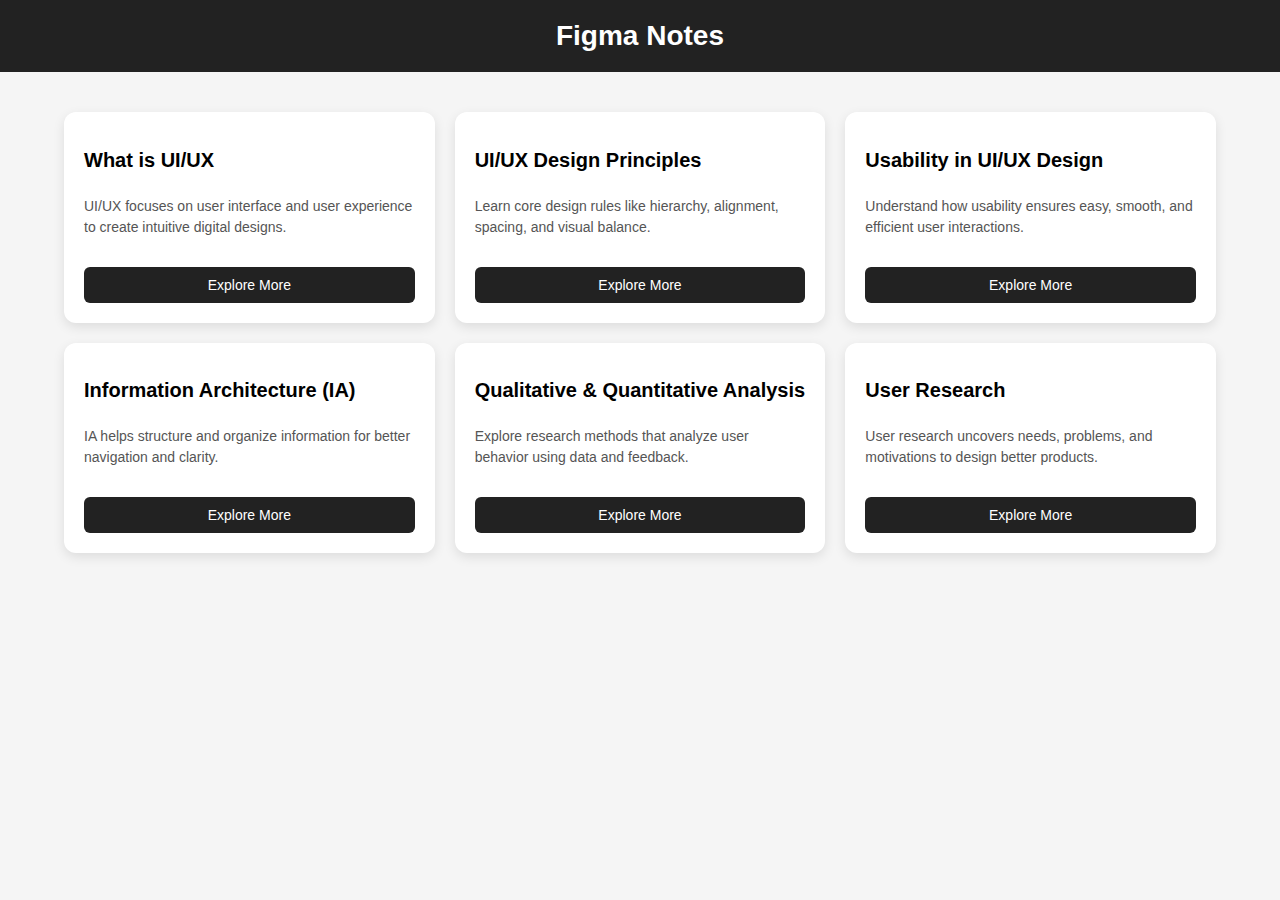
<file: index.html>
<!DOCTYPE html>
<html lang="en">
<head>
  <meta charset="UTF-8" />
  <meta name="viewport" content="width=device-width, initial-scale=1.0" />
  <title>Figma Notes</title>
  <style>
    body {
      margin: 0;
      font-family: Arial, sans-serif;
      background: #f5f5f5;
    }

    header {
      background: #222;
      color: white;
      padding: 20px;
      text-align: center;
      font-size: 28px;
      font-weight: bold;
    }

    .container {
      width: 90%;
      max-width: 1200px;
      margin: auto;
      display: grid;
      grid-template-columns: repeat(auto-fit, minmax(280px, 1fr));
      gap: 20px;
      padding: 40px 0;
    }

    .card {
      background: white;
      padding: 20px;
      border-radius: 12px;
      box-shadow: 0 4px 12px rgba(0,0,0,0.1);
      display: flex;
      flex-direction: column;
      justify-content: space-between;
    }

    .card h2 {
      font-size: 20px;
      margin-bottom: 10px;
    }

    .card p {
      font-size: 14px;
      color: #555;
      line-height: 1.5;
    }

    .btn {
      margin-top: 15px;
      padding: 10px 15px;
      background: #222;
      color: white;
      text-align: center;
      border-radius: 6px;
      text-decoration: none;
      font-size: 14px;
      transition: 0.3s;
    }

    .btn:hover {
      background: #05640d;
    }
    
    @media (max-width: 480px) {
      header {
        font-size: 22px;
        padding: 15px;
      }
      .card h2 {
        font-size: 18px;
      }
    }
  </style>
</head>
<body>
  <header>Figma Notes</header>

  <div class="container">

    <div class="card">
      <h2>What is UI/UX</h2>
      <p>UI/UX focuses on user interface and user experience to create intuitive digital designs.</p>
      <a href="uiux.html" class="btn">Explore More</a>
    </div>

    <div class="card">
      <h2>UI/UX Design Principles</h2>
      <p>Learn core design rules like hierarchy, alignment, spacing, and visual balance.</p>
      <a href="principles.html" class="btn">Explore More</a>
    </div>

    <div class="card">
      <h2>Usability in UI/UX Design</h2>
      <p>Understand how usability ensures easy, smooth, and efficient user interactions.</p>
      <a href="usability.html" class="btn">Explore More</a>
    </div>

    <div class="card">
      <h2>Information Architecture (IA)</h2>
      <p>IA helps structure and organize information for better navigation and clarity.</p>
      <a href="#" class="btn">Explore More</a>
    </div>

    <div class="card">
      <h2>Qualitative & Quantitative Analysis</h2>
      <p>Explore research methods that analyze user behavior using data and feedback.</p>
      <a href="#" class="btn">Explore More</a>
    </div>

    <div class="card">
      <h2>User Research</h2>
      <p>User research uncovers needs, problems, and motivations to design better products.</p>
      <a href="#" class="btn">Explore More</a>
    </div>



  </div>
</body>
</html>
</file>
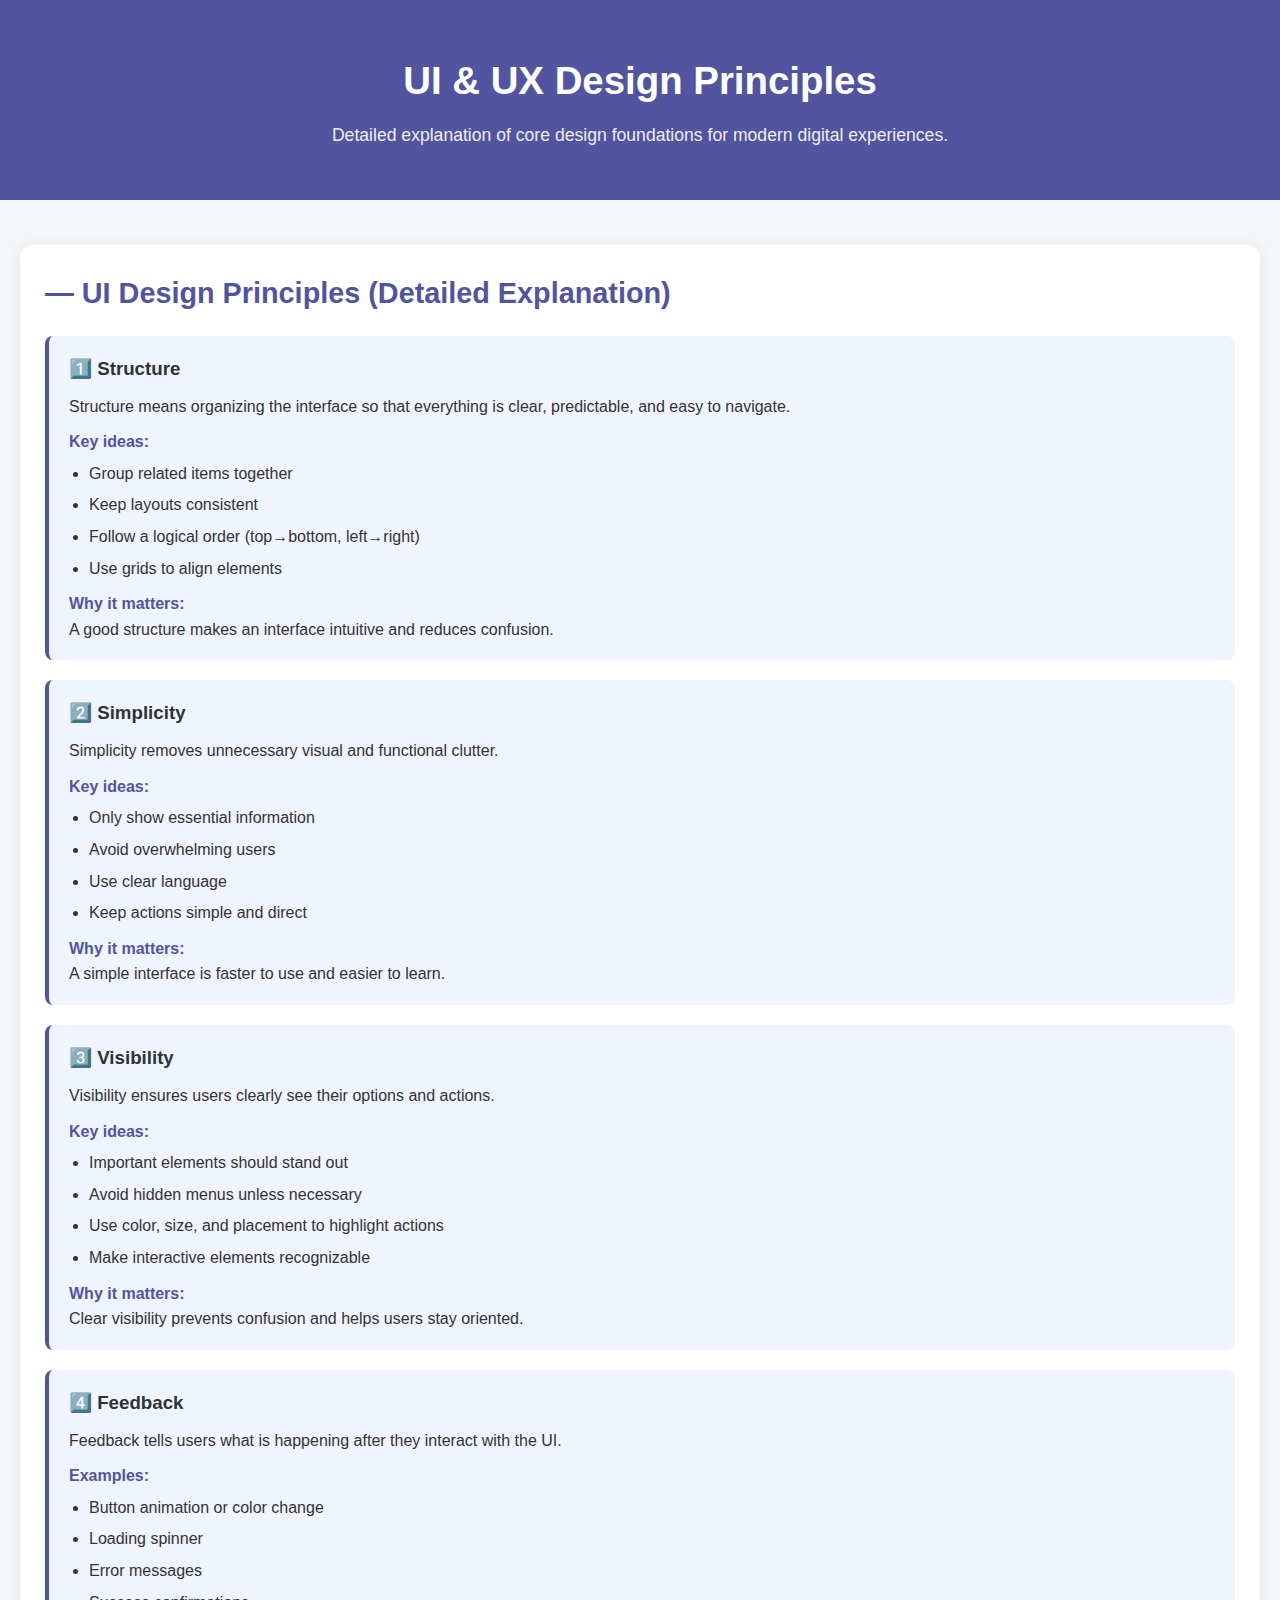
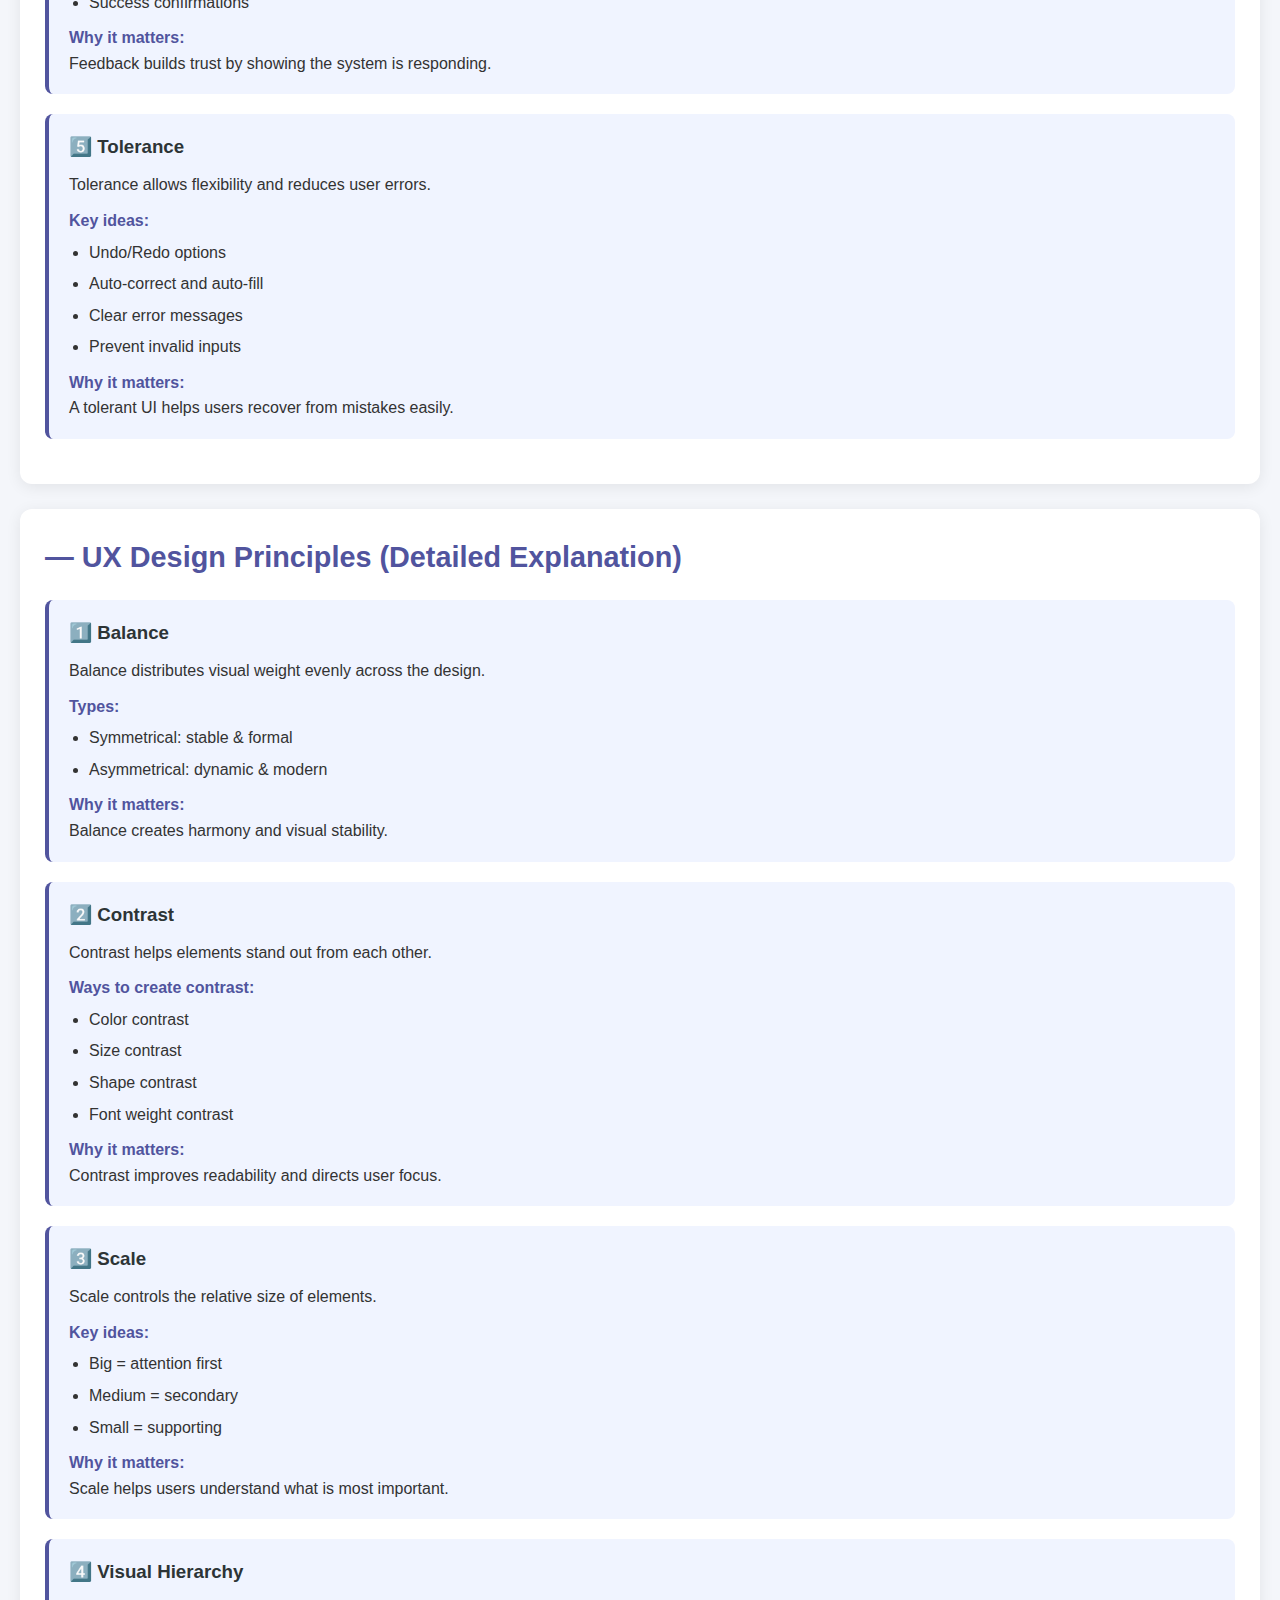
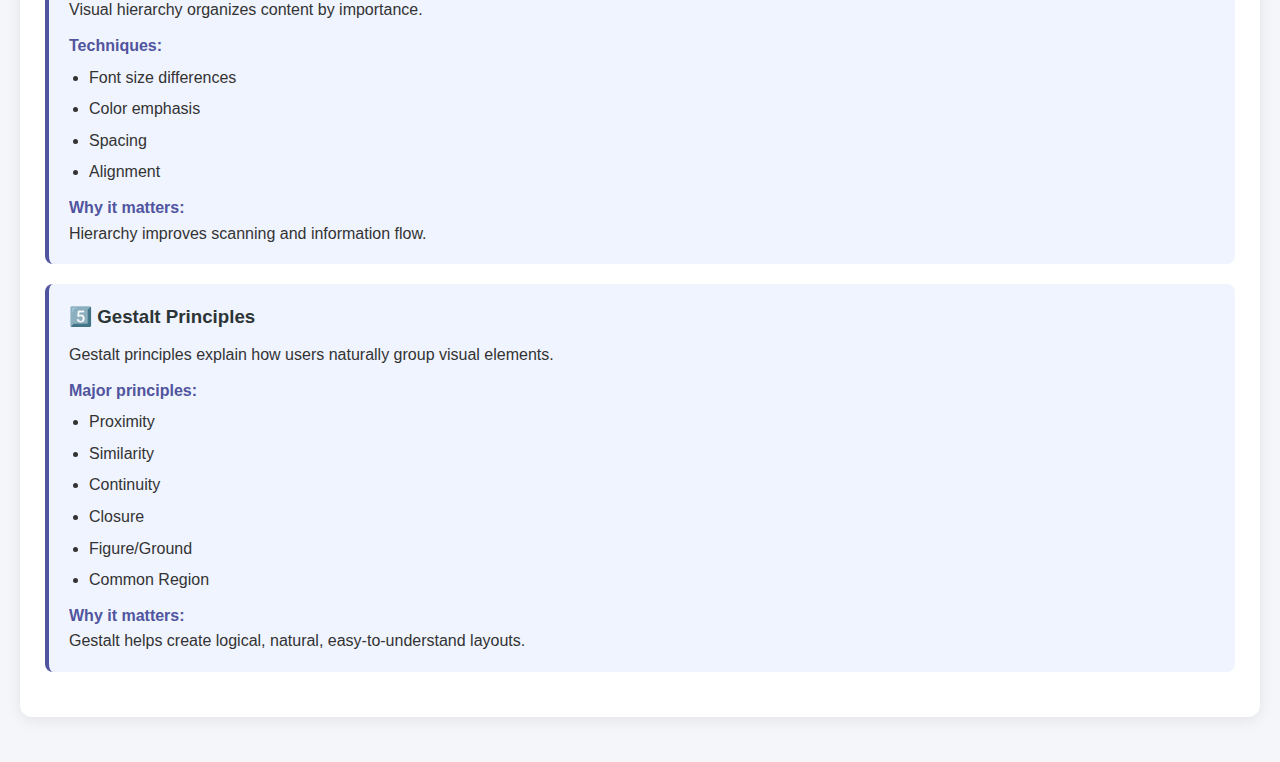
<file: principles.html>
<!DOCTYPE html>
<html lang="en">
<head>
    <meta charset="UTF-8">
    <meta name="viewport" content="width=device-width, initial-scale=1.0">
    <title>UI & UX Design Principles</title>
    <link rel="stylesheet" href="principle.css">
</head>
<body>

<header class="hero">
    <h1>UI & UX Design Principles</h1>
    <p>Detailed explanation of core design foundations for modern digital experiences.</p>
</header>

<main class="container">

    <!-- UI PRINCIPLES -->
    <section class="card">
        <h2>— UI Design Principles (Detailed Explanation)</h2>

        <div class="item">
            <h3>1️⃣ Structure</h3>
            <p>Structure means organizing the interface so that everything is clear, predictable, and easy to navigate.</p>
            <h4>Key ideas:</h4>
            <ul>
                <li>Group related items together</li>
                <li>Keep layouts consistent</li>
                <li>Follow a logical order (top→bottom, left→right)</li>
                <li>Use grids to align elements</li>
            </ul>
            <h4>Why it matters:</h4>
            <p>A good structure makes an interface intuitive and reduces confusion.</p>
        </div>

        <div class="item">
            <h3>2️⃣ Simplicity</h3>
            <p>Simplicity removes unnecessary visual and functional clutter.</p>
            <h4>Key ideas:</h4>
            <ul>
                <li>Only show essential information</li>
                <li>Avoid overwhelming users</li>
                <li>Use clear language</li>
                <li>Keep actions simple and direct</li>
            </ul>
            <h4>Why it matters:</h4>
            <p>A simple interface is faster to use and easier to learn.</p>
        </div>

        <div class="item">
            <h3>3️⃣ Visibility</h3>
            <p>Visibility ensures users clearly see their options and actions.</p>
            <h4>Key ideas:</h4>
            <ul>
                <li>Important elements should stand out</li>
                <li>Avoid hidden menus unless necessary</li>
                <li>Use color, size, and placement to highlight actions</li>
                <li>Make interactive elements recognizable</li>
            </ul>
            <h4>Why it matters:</h4>
            <p>Clear visibility prevents confusion and helps users stay oriented.</p>
        </div>

        <div class="item">
            <h3>4️⃣ Feedback</h3>
            <p>Feedback tells users what is happening after they interact with the UI.</p>
            <h4>Examples:</h4>
            <ul>
                <li>Button animation or color change</li>
                <li>Loading spinner</li>
                <li>Error messages</li>
                <li>Success confirmations</li>
            </ul>
            <h4>Why it matters:</h4>
            <p>Feedback builds trust by showing the system is responding.</p>
        </div>

        <div class="item">
            <h3>5️⃣ Tolerance</h3>
            <p>Tolerance allows flexibility and reduces user errors.</p>
            <h4>Key ideas:</h4>
            <ul>
                <li>Undo/Redo options</li>
                <li>Auto-correct and auto-fill</li>
                <li>Clear error messages</li>
                <li>Prevent invalid inputs</li>
            </ul>
            <h4>Why it matters:</h4>
            <p>A tolerant UI helps users recover from mistakes easily.</p>
        </div>
    </section>

    <!-- UX PRINCIPLES -->
    <section class="card">
        <h2>— UX Design Principles (Detailed Explanation)</h2>

        <div class="item">
            <h3>1️⃣ Balance</h3>
            <p>Balance distributes visual weight evenly across the design.</p>
            <h4>Types:</h4>
            <ul>
                <li>Symmetrical: stable & formal</li>
                <li>Asymmetrical: dynamic & modern</li>
            </ul>
            <h4>Why it matters:</h4>
            <p>Balance creates harmony and visual stability.</p>
        </div>

        <div class="item">
            <h3>2️⃣ Contrast</h3>
            <p>Contrast helps elements stand out from each other.</p>
            <h4>Ways to create contrast:</h4>
            <ul>
                <li>Color contrast</li>
                <li>Size contrast</li>
                <li>Shape contrast</li>
                <li>Font weight contrast</li>
            </ul>
            <h4>Why it matters:</h4>
            <p>Contrast improves readability and directs user focus.</p>
        </div>

        <div class="item">
            <h3>3️⃣ Scale</h3>
            <p>Scale controls the relative size of elements.</p>
            <h4>Key ideas:</h4>
            <ul>
                <li>Big = attention first</li>
                <li>Medium = secondary</li>
                <li>Small = supporting</li>
            </ul>
            <h4>Why it matters:</h4>
            <p>Scale helps users understand what is most important.</p>
        </div>

        <div class="item">
            <h3>4️⃣ Visual Hierarchy</h3>
            <p>Visual hierarchy organizes content by importance.</p>
            <h4>Techniques:</h4>
            <ul>
                <li>Font size differences</li>
                <li>Color emphasis</li>
                <li>Spacing</li>
                <li>Alignment</li>
            </ul>
            <h4>Why it matters:</h4>
            <p>Hierarchy improves scanning and information flow.</p>
        </div>

        <div class="item">
            <h3>5️⃣ Gestalt Principles</h3>
            <p>Gestalt principles explain how users naturally group visual elements.</p>
            <h4>Major principles:</h4>
            <ul>
                <li>Proximity</li>
                <li>Similarity</li>
                <li>Continuity</li>
                <li>Closure</li>
                <li>Figure/Ground</li>
                <li>Common Region</li>
            </ul>
            <h4>Why it matters:</h4>
            <p>Gestalt helps create logical, natural, easy-to-understand layouts.</p>
        </div>
    </section>

</main>

</body>
</html>
</file>
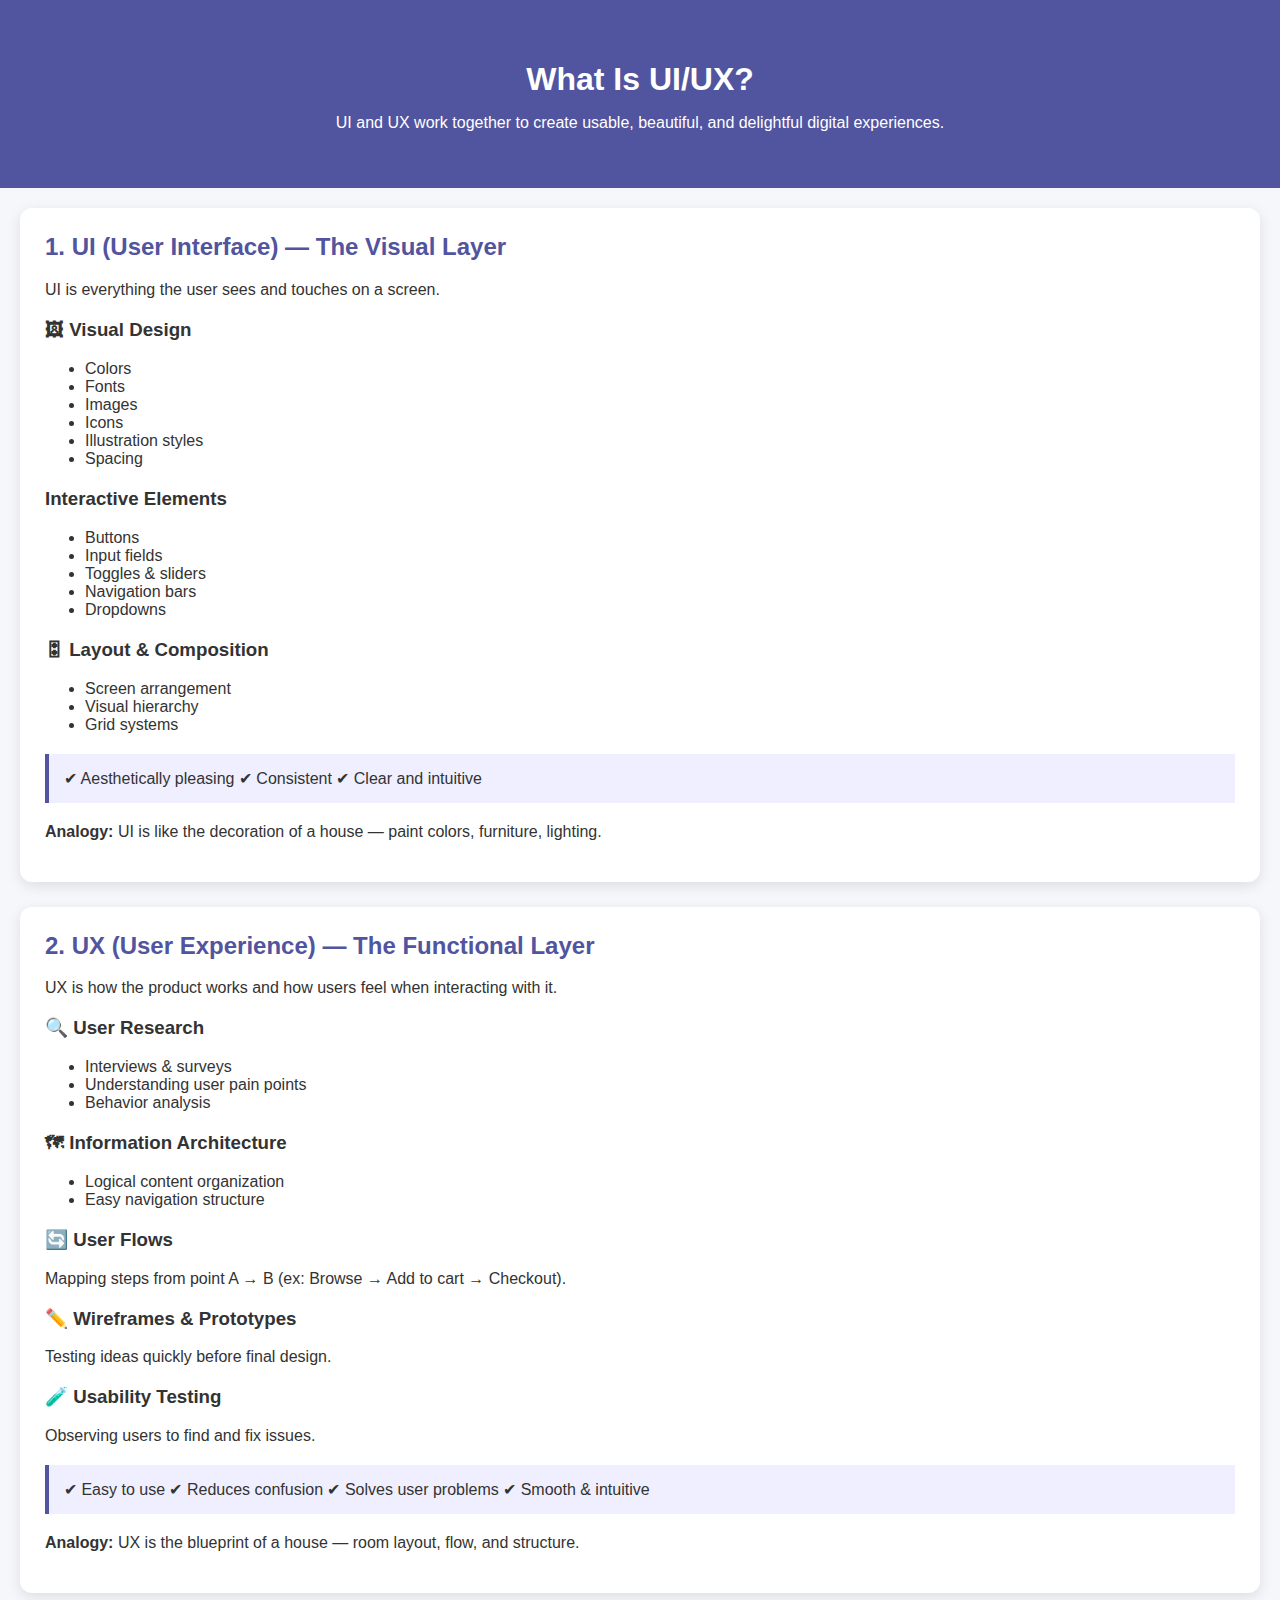
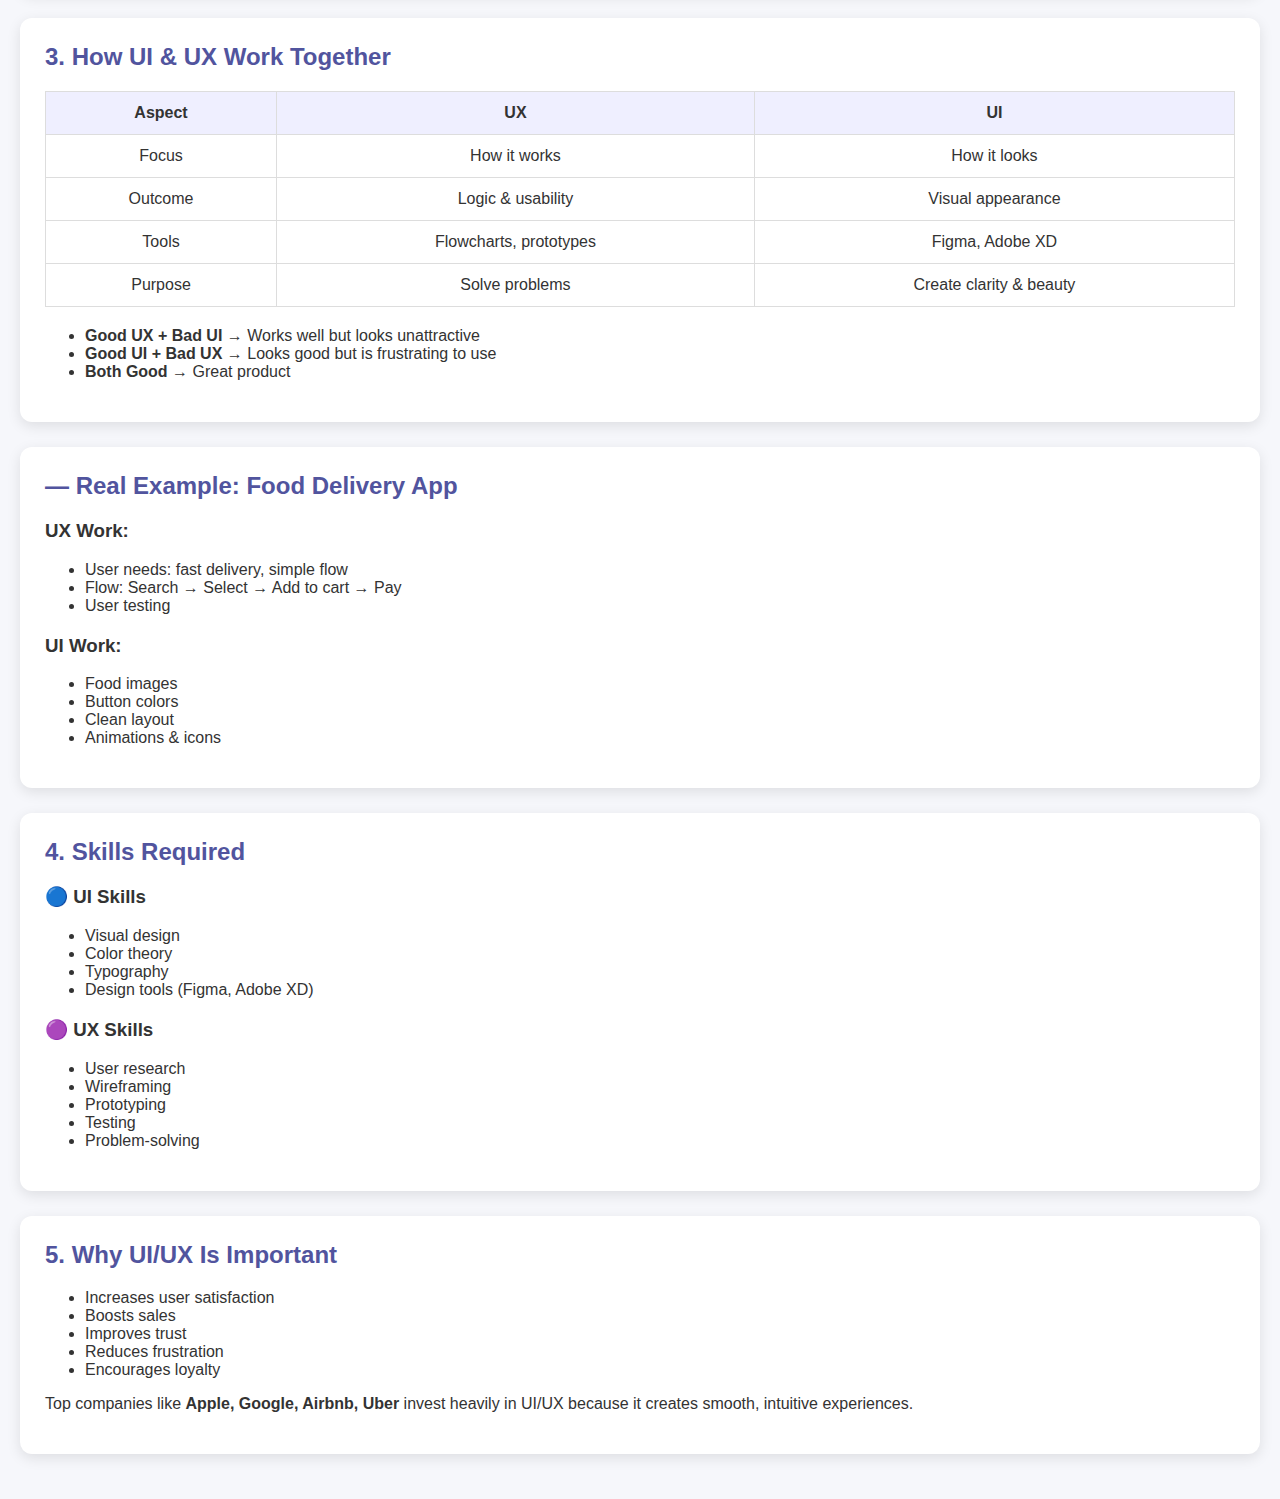
<file: uiux.html>
<!DOCTYPE html>
<html lang="en">
<head>
    <meta charset="UTF-8">
    <meta name="viewport" content="width=device-width, initial-scale=1.0">
    <title>UI/UX Explanation</title>
    <link rel="stylesheet" href="uiux.css">
</head>
<body>

    <!-- HEADER -->
    <header class="hero">
        <h1> What Is UI/UX?</h1>
        <p>UI and UX work together to create usable, beautiful, and delightful digital experiences.</p>
    </header>

    <!-- CONTENT WRAPPER -->
    <div class="container">

        <!-- UI SECTION -->
        <section class="card">
            <h2> 1. UI (User Interface) — The Visual Layer</h2>
            <p>UI is everything the user sees and touches on a screen.</p>

            <h3>🖼 Visual Design</h3>
            <ul>
                <li>Colors</li>
                <li>Fonts</li>
                <li>Images</li>
                <li>Icons</li>
                <li>Illustration styles</li>
                <li>Spacing</li>
            </ul>

            <h3> Interactive Elements</h3>
            <ul>
                <li>Buttons</li>
                <li>Input fields</li>
                <li>Toggles & sliders</li>
                <li>Navigation bars</li>
                <li>Dropdowns</li>
            </ul>

            <h3>🎛 Layout & Composition</h3>
            <ul>
                <li>Screen arrangement</li>
                <li>Visual hierarchy</li>
                <li>Grid systems</li>
            </ul>

            <div class="highlight">
                ✔ Aesthetically pleasing  
                ✔ Consistent  
                ✔ Clear and intuitive  
            </div>

            <p><b>Analogy:</b> UI is like the decoration of a house — paint colors, furniture, lighting.</p>
        </section>

        <!-- UX SECTION -->
        <section class="card">
            <h2> 2. UX (User Experience) — The Functional Layer</h2>
            <p>UX is how the product works and how users feel when interacting with it.</p>

            <h3>🔍 User Research</h3>
            <ul>
                <li>Interviews & surveys</li>
                <li>Understanding user pain points</li>
                <li>Behavior analysis</li>
            </ul>

            <h3>🗺 Information Architecture</h3>
            <ul>
                <li>Logical content organization</li>
                <li>Easy navigation structure</li>
            </ul>

            <h3>🔄 User Flows</h3>
            <p>Mapping steps from point A → B (ex: Browse → Add to cart → Checkout).</p>

            <h3>✏️ Wireframes & Prototypes</h3>
            <p>Testing ideas quickly before final design.</p>

            <h3>🧪 Usability Testing</h3>
            <p>Observing users to find and fix issues.</p>

            <div class="highlight">
                ✔ Easy to use  
                ✔ Reduces confusion  
                ✔ Solves user problems  
                ✔ Smooth & intuitive  
            </div>

            <p><b>Analogy:</b> UX is the blueprint of a house — room layout, flow, and structure.</p>
        </section>

        <!-- COMPARISON SECTION -->
        <section class="card">
            <h2> 3. How UI & UX Work Together</h2>

            <table>
                <tr>
                    <th>Aspect</th>
                    <th>UX</th>
                    <th>UI</th>
                </tr>
                <tr>
                    <td>Focus</td>
                    <td>How it works</td>
                    <td>How it looks</td>
                </tr>
                <tr>
                    <td>Outcome</td>
                    <td>Logic & usability</td>
                    <td>Visual appearance</td>
                </tr>
                <tr>
                    <td>Tools</td>
                    <td>Flowcharts, prototypes</td>
                    <td>Figma, Adobe XD</td>
                </tr>
                <tr>
                    <td>Purpose</td>
                    <td>Solve problems</td>
                    <td>Create clarity & beauty</td>
                </tr>
            </table>

            <ul>
                <li><b>Good UX + Bad UI →</b> Works well but looks unattractive</li>
                <li><b>Good UI + Bad UX →</b> Looks good but is frustrating to use</li>
                <li><b>Both Good →</b> Great product</li>
            </ul>
        </section>

        <!-- EXAMPLE SECTION -->
        <section class="card">
            <h2>— Real Example: Food Delivery App</h2>

            <h3>UX Work:</h3>
            <ul>
                <li>User needs: fast delivery, simple flow</li>
                <li>Flow: Search → Select → Add to cart → Pay</li>
                <li>User testing</li>
            </ul>

            <h3>UI Work:</h3>
            <ul>
                <li>Food images</li>
                <li>Button colors</li>
                <li>Clean layout</li>
                <li>Animations & icons</li>
            </ul>
        </section>

        <!-- SKILLS SECTION -->
        <section class="card">
            <h2> 4. Skills Required</h2>

            <h3>🔵 UI Skills</h3>
            <ul>
                <li>Visual design</li>
                <li>Color theory</li>
                <li>Typography</li>
                <li>Design tools (Figma, Adobe XD)</li>
            </ul>

            <h3>🟣 UX Skills</h3>
            <ul>
                <li>User research</li>
                <li>Wireframing</li>
                <li>Prototyping</li>
                <li>Testing</li>
                <li>Problem-solving</li>
            </ul>
        </section>

        <!-- IMPORTANCE -->
        <section class="card">
            <h2>5. Why UI/UX Is Important</h2>

            <ul>
                <li>Increases user satisfaction</li>
                <li>Boosts sales</li>
                <li>Improves trust</li>
                <li>Reduces frustration</li>
                <li>Encourages loyalty</li>
            </ul>

            <p>Top companies like <b>Apple, Google, Airbnb, Uber</b> invest heavily in UI/UX because it creates smooth, intuitive experiences.</p>
        </section>

    </div>

</body>
</html>
</file>
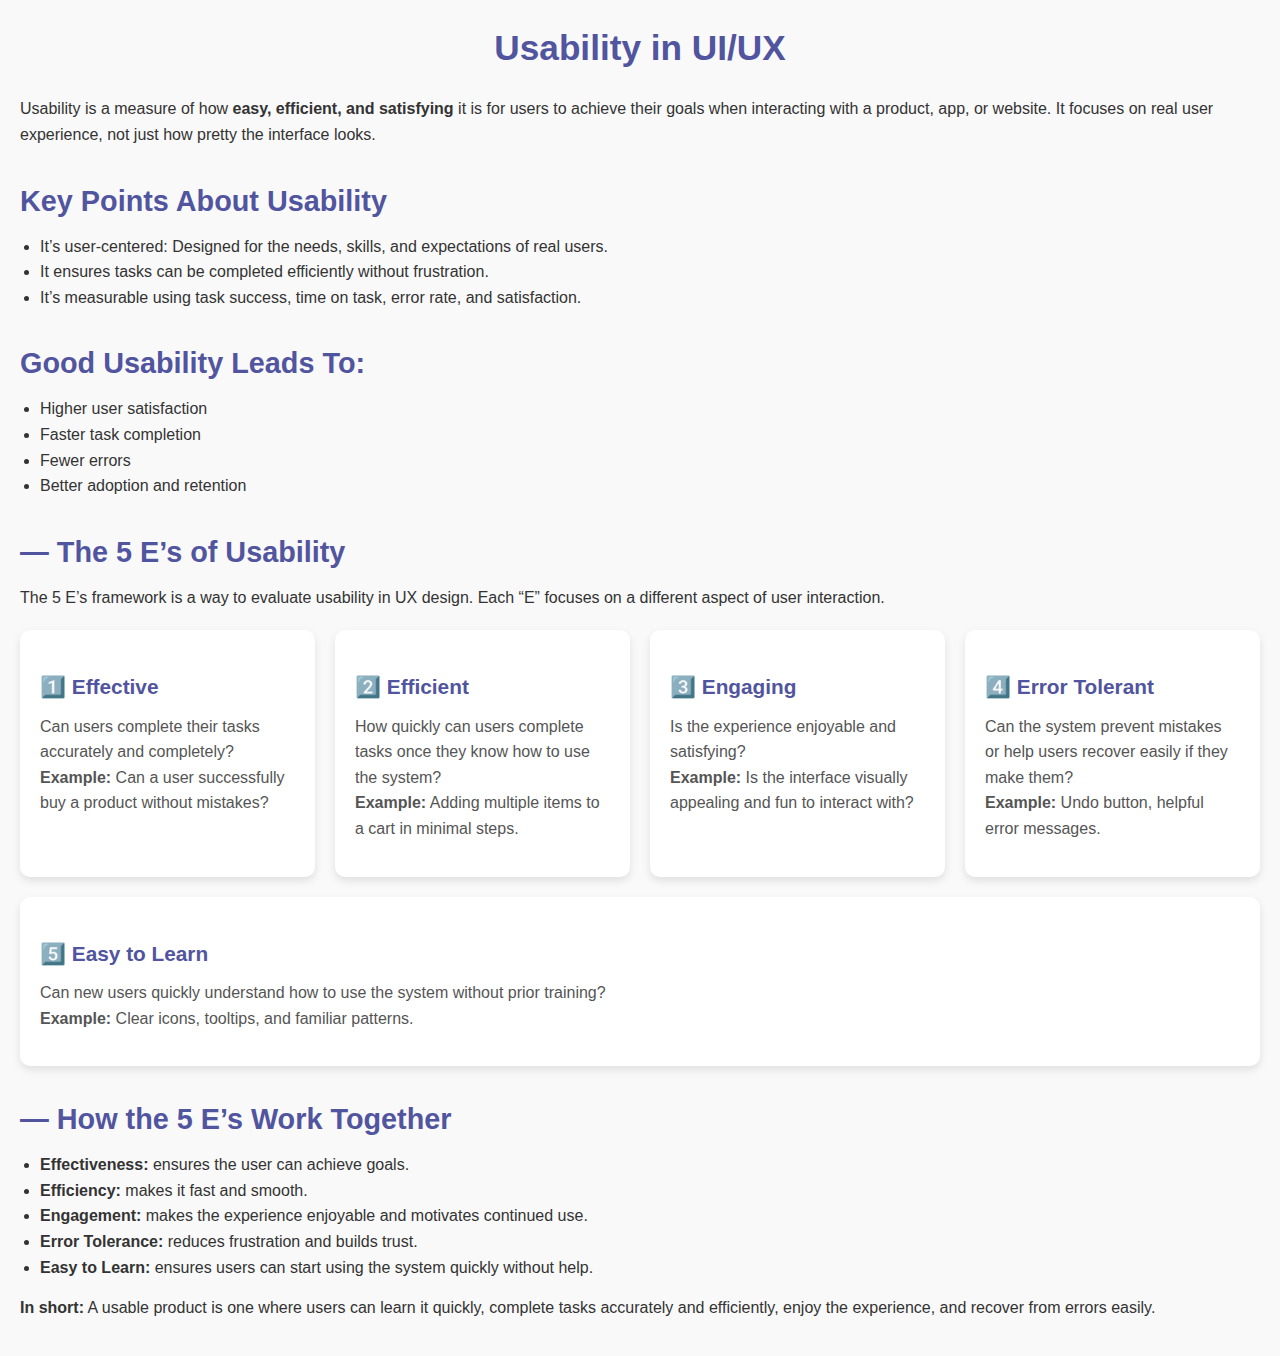
<file: usability.html>
<!DOCTYPE html>
<html lang="en">
<head>
<meta charset="UTF-8">
<meta name="viewport" content="width=device-width, initial-scale=1.0">
<title>Usability in UI/UX</title>
<style>
  /* Reset some default styles */
  * {
    margin: 0;
    padding: 0;
    box-sizing: border-box;
    font-family: 'Segoe UI', Tahoma, Geneva, Verdana, sans-serif;
  }

  body {
    background-color: #f9f9f9;
    color: #333;
    line-height: 1.6;
    padding: 20px;
  }

  h1, h2, h3 {
    color: #51549e;
    margin-bottom: 10px;
  }

  h1 {
    font-size: 2.2rem;
    margin-bottom: 20px;
    text-align: center;
  }

  h2 {
    font-size: 1.8rem;
    margin-top: 30px;
  }

  h3 {
    font-size: 1.3rem;
    margin-top: 20px;
  }

  p {
    margin-bottom: 15px;
  }

  ul {
    margin: 10px 0 15px 20px;
    list-style: disc;
  }

  /* Card style for 5 E's */
  .card-container {
    display: flex;
    flex-wrap: wrap;
    gap: 20px;
    margin-top: 20px;
  }

  .card {
    background-color: #ffffff;
    border-radius: 10px;
    padding: 20px;
    flex: 1 1 200px;
    min-width: 250px;
    box-shadow: 0 4px 8px rgba(0,0,0,0.1);
    transition: transform 0.2s;
  }

  .card:hover {
    transform: translateY(-5px);
  }

  .card h3 {
    color: #51549e;
    margin-bottom: 10px;
  }

  .card p {
    color: #555;
  }

  /* Table style */
  table {
    width: 100%;
    border-collapse: collapse;
    margin-top: 20px;
  }

  table th, table td {
    border: 1px solid #ddd;
    padding: 12px;
    text-align: left;
  }

  table th {
    background-color: #51549e;
    color: white;
  }

  /* Responsive typography */
  @media (max-width: 768px) {
    h1 { font-size: 1.8rem; }
    h2 { font-size: 1.5rem; }
    h3 { font-size: 1.1rem; }
  }

  @media (max-width: 480px) {
    body { padding: 15px; }
    .card-container { flex-direction: column; }
  }

</style>
</head>
<body>

<h1> Usability in UI/UX</h1>

<p>Usability is a measure of how <strong>easy, efficient, and satisfying</strong> it is for users to achieve their goals when interacting with a product, app, or website. It focuses on real user experience, not just how pretty the interface looks.</p>

<h2>Key Points About Usability</h2>
<ul>
  <li>It’s user-centered: Designed for the needs, skills, and expectations of real users.</li>
  <li>It ensures tasks can be completed efficiently without frustration.</li>
  <li>It’s measurable using task success, time on task, error rate, and satisfaction.</li>
</ul>

<h2>Good Usability Leads To:</h2>
<ul>
  <li>Higher user satisfaction</li>
  <li>Faster task completion</li>
  <li>Fewer errors</li>
  <li>Better adoption and retention</li>
</ul>

<h2>— The 5 E’s of Usability</h2>
<p>The 5 E’s framework is a way to evaluate usability in UX design. Each “E” focuses on a different aspect of user interaction.</p>

<div class="card-container">
  <div class="card">
    <h3>1️⃣ Effective</h3>
    <p>Can users complete their tasks accurately and completely?<br><strong>Example:</strong> Can a user successfully buy a product without mistakes?</p>
  </div>
  <div class="card">
    <h3>2️⃣ Efficient</h3>
    <p>How quickly can users complete tasks once they know how to use the system?<br><strong>Example:</strong> Adding multiple items to a cart in minimal steps.</p>
  </div>
  <div class="card">
    <h3>3️⃣ Engaging</h3>
    <p>Is the experience enjoyable and satisfying?<br><strong>Example:</strong> Is the interface visually appealing and fun to interact with?</p>
  </div>
  <div class="card">
    <h3>4️⃣ Error Tolerant</h3>
    <p>Can the system prevent mistakes or help users recover easily if they make them?<br><strong>Example:</strong> Undo button, helpful error messages.</p>
  </div>
  <div class="card">
    <h3>5️⃣ Easy to Learn</h3>
    <p>Can new users quickly understand how to use the system without prior training?<br><strong>Example:</strong> Clear icons, tooltips, and familiar patterns.</p>
  </div>
</div>

<h2>— How the 5 E’s Work Together</h2>
<ul>
  <li><strong>Effectiveness:</strong> ensures the user can achieve goals.</li>
  <li><strong>Efficiency:</strong> makes it fast and smooth.</li>
  <li><strong>Engagement:</strong> makes the experience enjoyable and motivates continued use.</li>
  <li><strong>Error Tolerance:</strong> reduces frustration and builds trust.</li>
  <li><strong>Easy to Learn:</strong> ensures users can start using the system quickly without help.</li>
</ul>

<p><strong>In short:</strong> A usable product is one where users can learn it quickly, complete tasks accurately and efficiently, enjoy the experience, and recover from errors easily.</p>

</body>
</html>
</file>
<file: uiux.css>
/* GLOBAL */
body {
    font-family: Arial, sans-serif;
    margin: 0;
    background: #f6f7fb;
    color: #333;
}

/* HEADER */
.hero {
    text-align: center;
    padding: 40px 20px;
    background: #51549e;
    color: white;
}

.hero h1 {
    margin-bottom: 10px;
}

/* MAIN CONTAINER */
.container {
    max-width: 1500px;
    margin: auto;
    padding: 20px;
}

/* SECTIONS */
.card {
    background: white;
    border-radius: 12px;
    padding: 25px;
    margin-bottom: 25px;
    box-shadow: 0 4px 14px rgba(0,0,0,0.1);
}

.card h2 {
    margin-top: 0;
    color: #51549e;
}

.card h3 {
    margin-top: 20px;
    color: #333;
}

/* TABLE STYLE */
table {
    width: 100%;
    border-collapse: collapse;
    margin: 20px 0;
}

table th, table td {
    padding: 12px;
    border: 1px solid #ddd;
    text-align: center;
}

table th {
    background: #efefff;
    font-weight: bold;
}

/* HIGHLIGHT BOX */
.highlight {
    background: #efefff;
    padding: 15px;
    border-left: 4px solid #51549e;
    margin: 20px 0;
}

/* MOBILE RESPONSIVE */
@media (max-width: 600px) {
    body {
        font-size: 16px;
    }

    table th, table td {
        font-size: 14px;
    }

    .card {
        padding: 20px;
    }
}
</file>
<file: principle.css>
/* GLOBAL RESET */
* {
    margin: 0;
    padding: 0;
    box-sizing: border-box;
}

body {
    font-family: "Segoe UI", Arial, sans-serif;
    background: #f4f6fa;
    color: #333;
    line-height: 1.6;
}

/* HEADER */
.hero {
    background: #51549e;
    color: white;
    padding: 50px 20px;
    text-align: center;
}

.hero h1 {
    font-size: 2.4rem;
    font-weight: 700;
    margin-bottom: 10px;
}

.hero p {
    font-size: 1.1rem;
    opacity: 0.9;
}

/* MAIN CONTAINER */
.container {
    max-width: 1500px;
    margin: auto;
    padding: 20px;
}

/* CARD SECTION */
.card {
    background: #ffffff;
    padding: 25px;
    margin: 25px 0;
    border-radius: 12px;
    box-shadow: 0 3px 15px rgba(0,0,0,0.08);
}

.card h2 {
    margin-bottom: 20px;
    color:#51549e;
    font-size: 1.8rem;
}

/* CONTENT BLOCK */
.item {
    background: #f0f4ff;
    padding: 18px 20px;
    margin-bottom: 20px;
    border-left: 4px solid #51549e;
    border-radius: 8px;
}

.item h3 {
    margin-bottom: 10px;
    color: #2d3436;
}

.item h4 {
    margin-top: 10px;
    color: #51549e;
    font-size: 1rem;
}

/* LIST STYLING */
ul {
    margin-left: 20px;
    margin-top: 6px;
}

ul li {
    margin-bottom: 6px;
}

/* RESPONSIVE DESIGN */
@media (max-width: 700px) {
    .hero h1 {
        font-size: 1.9rem;
    }

    .hero p {
        font-size: 1rem;
    }

    .item {
        padding: 15px;
    }

    .card {
        padding: 20px;
    }
}
</file>
